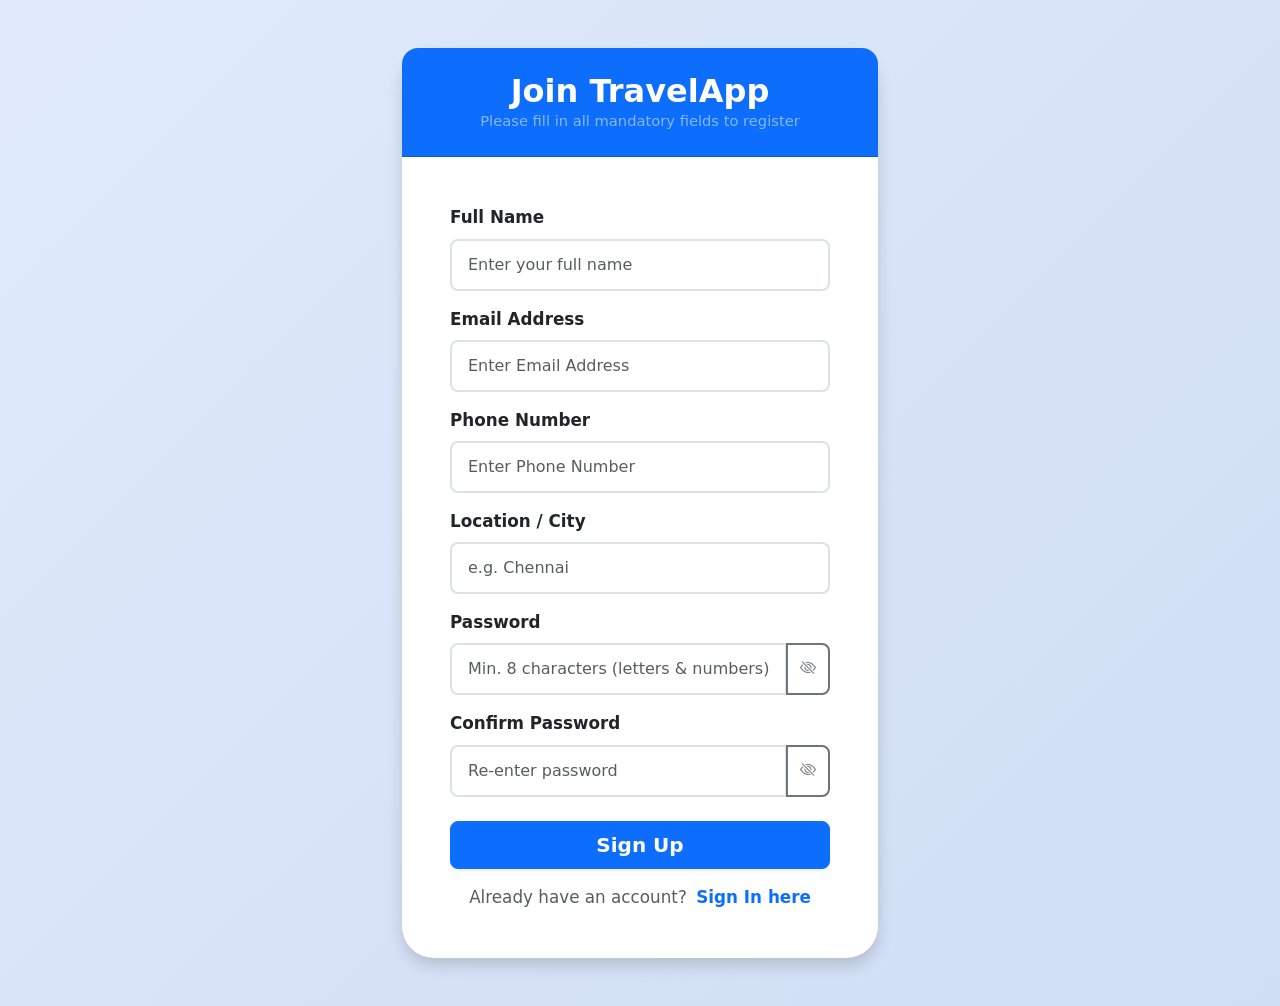
<file: index.html>
<!DOCTYPE html>
<html lang="en">
<head>
    <meta charset="UTF-8">
    <meta name="viewport" content="width=device-width, initial-scale=1.0">
    <meta http-equiv="refresh" content="0; url=SignUp.html">
    <title>TravelApp Portal | Welcome</title>
    <link href="https://cdn.jsdelivr.net/npm/bootstrap@5.3.0/dist/css/bootstrap.min.css" rel="stylesheet">
    <link rel="stylesheet" href="css/style.css">
</head>
<body class="bg-light d-flex align-items-center min-vh-100">

<main class="container text-center">
    <div class="row justify-content-center">
        <div class="col-12 col-md-6 col-lg-4">
            <div class="card shadow border-0 p-4 rounded-4 bg-white">
                <div class="spinner-border text-primary my-3" role="status">
                    <span class="visually-hidden">Loading Portal...</span>
                </div>
                <h4 class="fw-bold text-dark">Connecting to TravelApp Portal</h4>
                <p class="text-muted small mb-3">If you are not redirected automatically, use the direct link below:</p>
                <a href="SignUp.html" class="btn btn-primary fw-bold w-100 shadow-sm">Open Registration Form</a>
            </div>
        </div>
    </div>
</main>

</body>
</html>
</file>
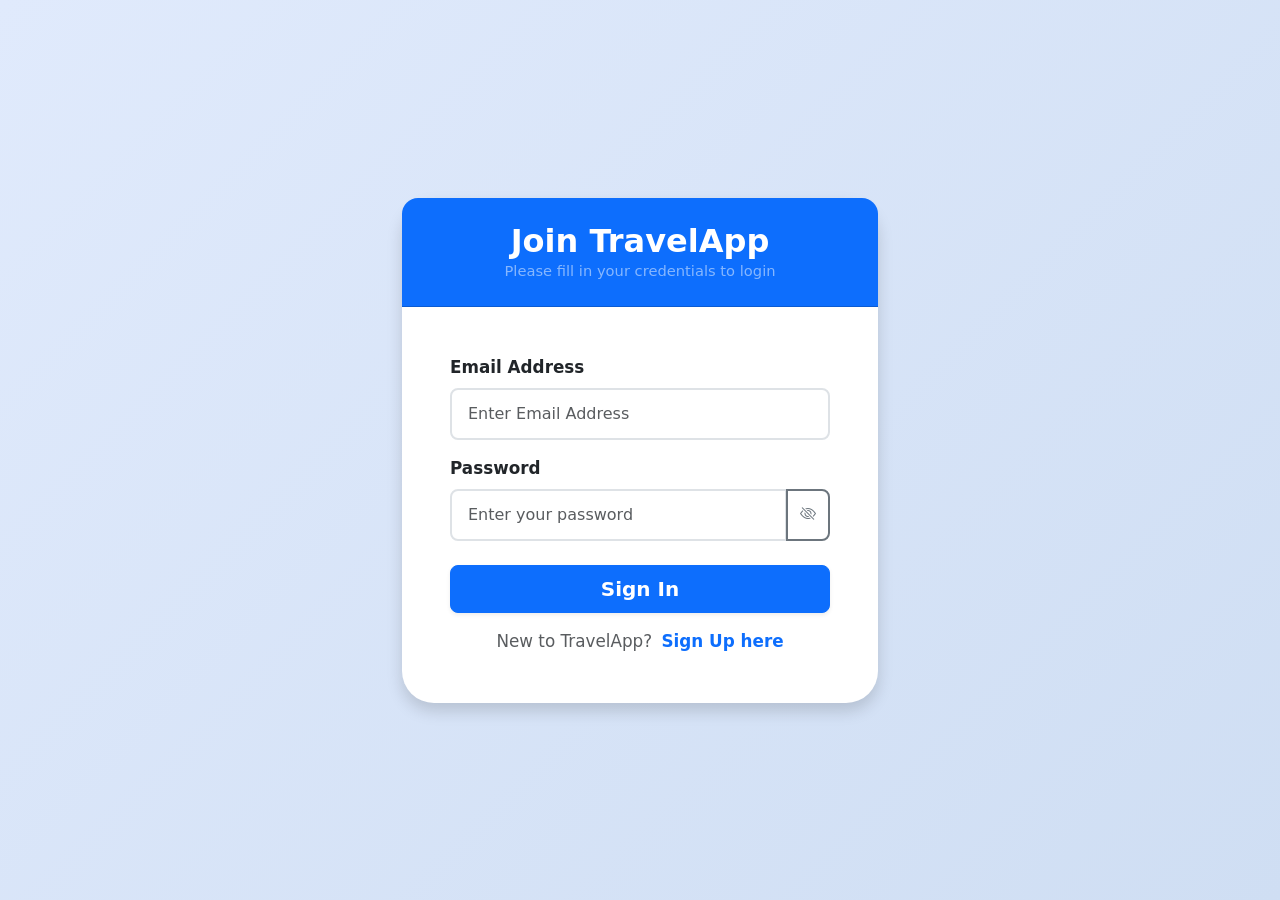
<file: SignIn.html>
<!DOCTYPE html>
<html lang="en">

<head>
    <meta charset="UTF-8">
    <meta name="viewport" content="width=device-width, initial-scale=1.0">
    <title>Sign In | TravelApp</title>
    <link href="https://cdn.jsdelivr.net/npm/bootstrap@5.3.0/dist/css/bootstrap.min.css" rel="stylesheet">
    <link rel="stylesheet" href="https://cdn.jsdelivr.net/npm/bootstrap-icons@1.11.0/font/bootstrap-icons.css">
    <link rel="stylesheet" href="css/style.css">
</head>

<body class="bg-light d-flex align-items-center min-vh-100 py-5">

    <main class="container">
        <div class="row justify-content-center">
            <div class="col-12 col-md-8 col-lg-6" style="max-width: 500px;">
                <div class="card shadow border-0 rounded-4">

                    <div class="card-header bg-primary text-white text-center py-4 rounded-top-4">
                        <h2 class="fw-bold mb-0">Join TravelApp</h2>
                        <p class="mb-0 small text-white-50">Please fill in your credentials to login</p>
                    </div>

                    <div class="card-body p-4 p-sm-5">
                        <div id="authAlert" class="alert alert-danger d-none" role="alert"></div>

                        <form id="signinForm" novalidate>

                            <div class="mb-3">
                                <label for="signinEmail" class="form-label fw-bold">Email Address</label>
                                <input type="email" id="signinEmail" class="form-control" placeholder="Enter Email Address">
                                <div id="signinEmailError" class="error-msg text-danger small mt-1"></div>
                            </div>

                            <div class="mb-4">
                                <label for="signinPassword" class="form-label fw-bold">Password</label>
                                <div class="input-group">
                                    <input type="password" id="signinPassword" class="form-control" placeholder="Enter your password">
                                    <button class="btn btn-outline-secondary toggle-password" type="button" data-target="signinPassword">
                                    <i class="bi bi-eye-slash"></i>
                                </button>
                                </div>
                                <div id="signinPasswordError" class="error-msg text-danger small mt-1"></div>
                            </div>

                            <button type="submit" class="btn btn-primary w-100 btn-lg fw-bold shadow-sm mb-3">Sign In</button>

                            <div class="text-center">
                                <span class="text-muted">New to TravelApp?</span>
                                <a href="SignUp.html" class="text-primary fw-bold text-decoration-none ms-1">Sign Up here</a>
                            </div>
                        </form>
                    </div>

                </div>
            </div>
        </div>
    </main>

    <script src="js/index.js"></script>
</body>

</html>
</file>
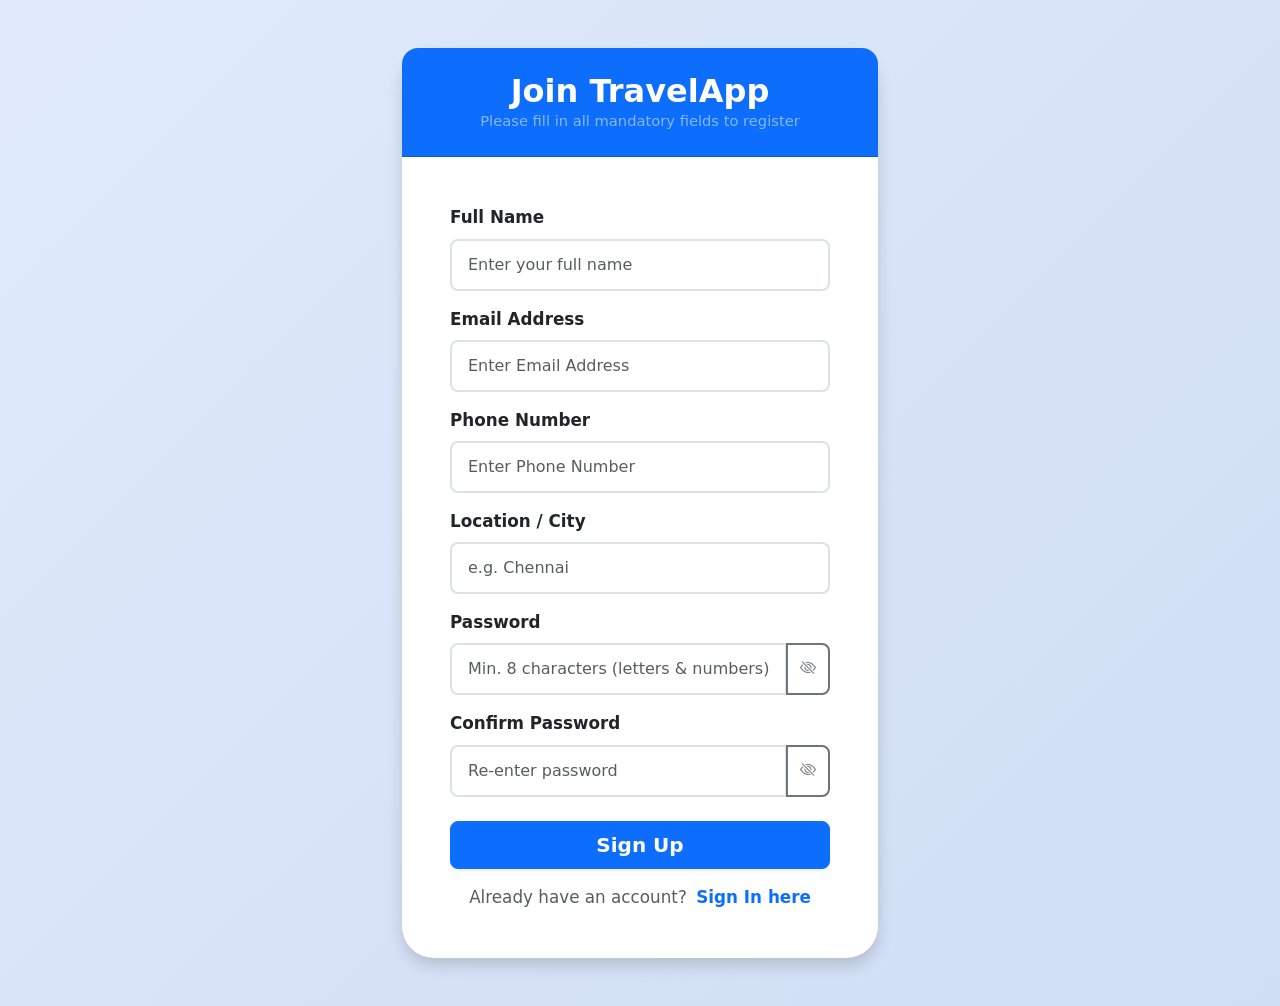
<file: SignUp.html>
<!DOCTYPE html>
<html lang="en">

<head>
    <meta charset="UTF-8">
    <meta name="viewport" content="width=device-width, initial-scale=1.0">
    <title>Sign Up | TravelApp</title>
    <link href="https://cdn.jsdelivr.net/npm/bootstrap@5.3.0/dist/css/bootstrap.min.css" rel="stylesheet">
    <link rel="stylesheet" href="https://cdn.jsdelivr.net/npm/bootstrap-icons@1.11.0/font/bootstrap-icons.css">
    <link rel="stylesheet" href="css/style.css">
</head>

<body class="bg-light d-flex align-items-center min-vh-100 py-5">

    <main class="container">
        <div class="row justify-content-center">
            <div class="col-12 col-md-8 col-lg-6" style="max-width: 500px;">
                <div class="card shadow border-0 rounded-4">

                    <div class="card-header bg-primary text-white text-center py-4 rounded-top-4">
                        <h2 class="fw-bold mb-0">Join TravelApp</h2>
                        <p class="mb-0 small text-white-50">Please fill in all mandatory fields to register</p>
                    </div>

                    <div class="card-body p-4 p-sm-5">
                        <form id="signupForm" novalidate>

                            <div class="mb-3">
                                <label for="fullName" class="form-label fw-bold">Full Name</label>
                                <input type="text" id="fullName" class="form-control" placeholder="Enter your full name">
                                <div id="nameError" class="error-msg text-danger small mt-1"></div>
                            </div>

                            <div class="mb-3">
                                <label for="email" class="form-label fw-bold">Email Address</label>
                                <input type="email" id="email" class="form-control" placeholder="Enter Email Address">
                                <div id="emailError" class="error-msg text-danger small mt-1"></div>
                            </div>

                            <div class="mb-3">
                                <label for="phone" class="form-label fw-bold">Phone Number</label>
                                <input type="tel" id="phone" class="form-control" placeholder="Enter Phone Number">
                                <div id="phoneError" class="error-msg text-danger small mt-1"></div>
                            </div>

                            <div class="mb-3">
                                <label for="location" class="form-label fw-bold">Location / City</label>
                                <input type="text" id="location" class="form-control" placeholder="e.g. Chennai">
                                <div id="locationError" class="error-msg text-danger small mt-1"></div>
                            </div>

                            <div class="mb-3">
                                <label for="password" class="form-label fw-bold">Password</label>
                                <div class="input-group">
                                    <input type="password" id="password" class="form-control" placeholder="Min. 8 characters (letters & numbers)">
                                    <button class="btn btn-outline-secondary toggle-password" type="button" data-target="password">
                                    <i class="bi bi-eye-slash"></i>
                                </button>
                                </div>
                                <div id="passwordError" class="error-msg text-danger small mt-1"></div>
                            </div>

                            <div class="mb-4">
                                <label for="confirmPassword" class="form-label fw-bold">Confirm Password</label>
                                <div class="input-group">
                                    <input type="password" id="confirmPassword" class="form-control" placeholder="Re-enter password">
                                    <button class="btn btn-outline-secondary toggle-password" type="button" data-target="confirmPassword">
                                    <i class="bi bi-eye-slash"></i>
                                </button>
                                </div>
                                <div id="confirmPasswordError" class="error-msg text-danger small mt-1"></div>
                            </div>

                            <button type="submit" class="btn btn-primary w-100 btn-lg fw-bold shadow-sm mb-3">Sign Up</button>

                            <div class="text-center">
                                <span class="text-muted">Already have an account?</span>
                                <a href="SignIn.html" class="text-primary fw-bold text-decoration-none ms-1">Sign In here</a>
                            </div>
                        </form>
                    </div>

                </div>
            </div>
        </div>
    </main>

    <script src="js/index.js"></script>
</body>

</html>
</file>
<file: css/style.css>
/* Custom Root Layout Overrides */

body {
    background: linear-gradient(135deg, #e0eafc 0%, #cfdef3 100%);
    font-family: 'Segoe UI', system-ui, -apple-system, sans-serif;
    color: #333333;
}


/* Form Input Control Transitions */

.form-control {
    border-radius: 0.5rem;
    padding: 0.75rem 1rem;
    border: 2px solid #dee2e6;
    transition: all 0.25s ease-in-out;
}


/* Focus and State Tracking Visualization Ring Elements */

.form-control:focus {
    box-shadow: none;
    border-color: #0d6efd;
}

.form-control.is-valid {
    border-color: #198754 !important;
    background-image: none !important;
}

.form-control.is-invalid {
    border-color: #dc3545 !important;
    background-image: none !important;
}


/* Visibility Control Elements */

.input-group .btn {
    border-top-right-radius: 0.5rem;
    border-bottom-right-radius: 0.5rem;
    border-width: 2px;
}

/* 1. Mobile Environments (Devices up to 768px wide) */

@media (max-width: 768px) {
    body {
        font-size: 0.95rem;
    }
    .card {
        margin-left: 10px;
        margin-right: 10px;
        border-radius: 1rem !important;
    }
    .card-header {
        border-radius: 1rem 1rem 0 0 !important;
        padding-top: 1.5rem !important;
        padding-bottom: 1.5rem !important;
    }
}


/* 2. Tablet Environments (Devices between 769px and 1024px) */

@media (min-width: 769px) and (max-width: 1024px) {
    body {
        font-size: 1rem;
    }
    .card {
        border-radius: 1.5rem !important;
    }
}


/* 3. Large Desktop Environments (Devices exceeding 1024px) */

@media (min-width: 1025px) {
    body {
        font-size: 1.05rem;
    }
    .card {
        border-radius: 2rem !important;
    }
}


/* Forces all destination cards to maintain identical structures and match heights */

.tour-card {
    transition: transform 0.3s ease, box-shadow 0.3s ease;
    display: flex;
    flex-direction: column;
}


/* Forces image or placeholder containers to fill out correctly */

.tour-card .card-img-top {
    border-top-left-radius: calc(0.5rem - 1px);
    border-top-right-radius: calc(0.5rem - 1px);
}


/* Pushes button row uniformly to the bottom of the card */

.tour-card .card-body {
    display: flex;
    flex-direction: column;
    flex-grow: 1;
}

.tour-card .card-body .d-flex.justify-content-between {
    margin-top: auto !important;
}
</file>
